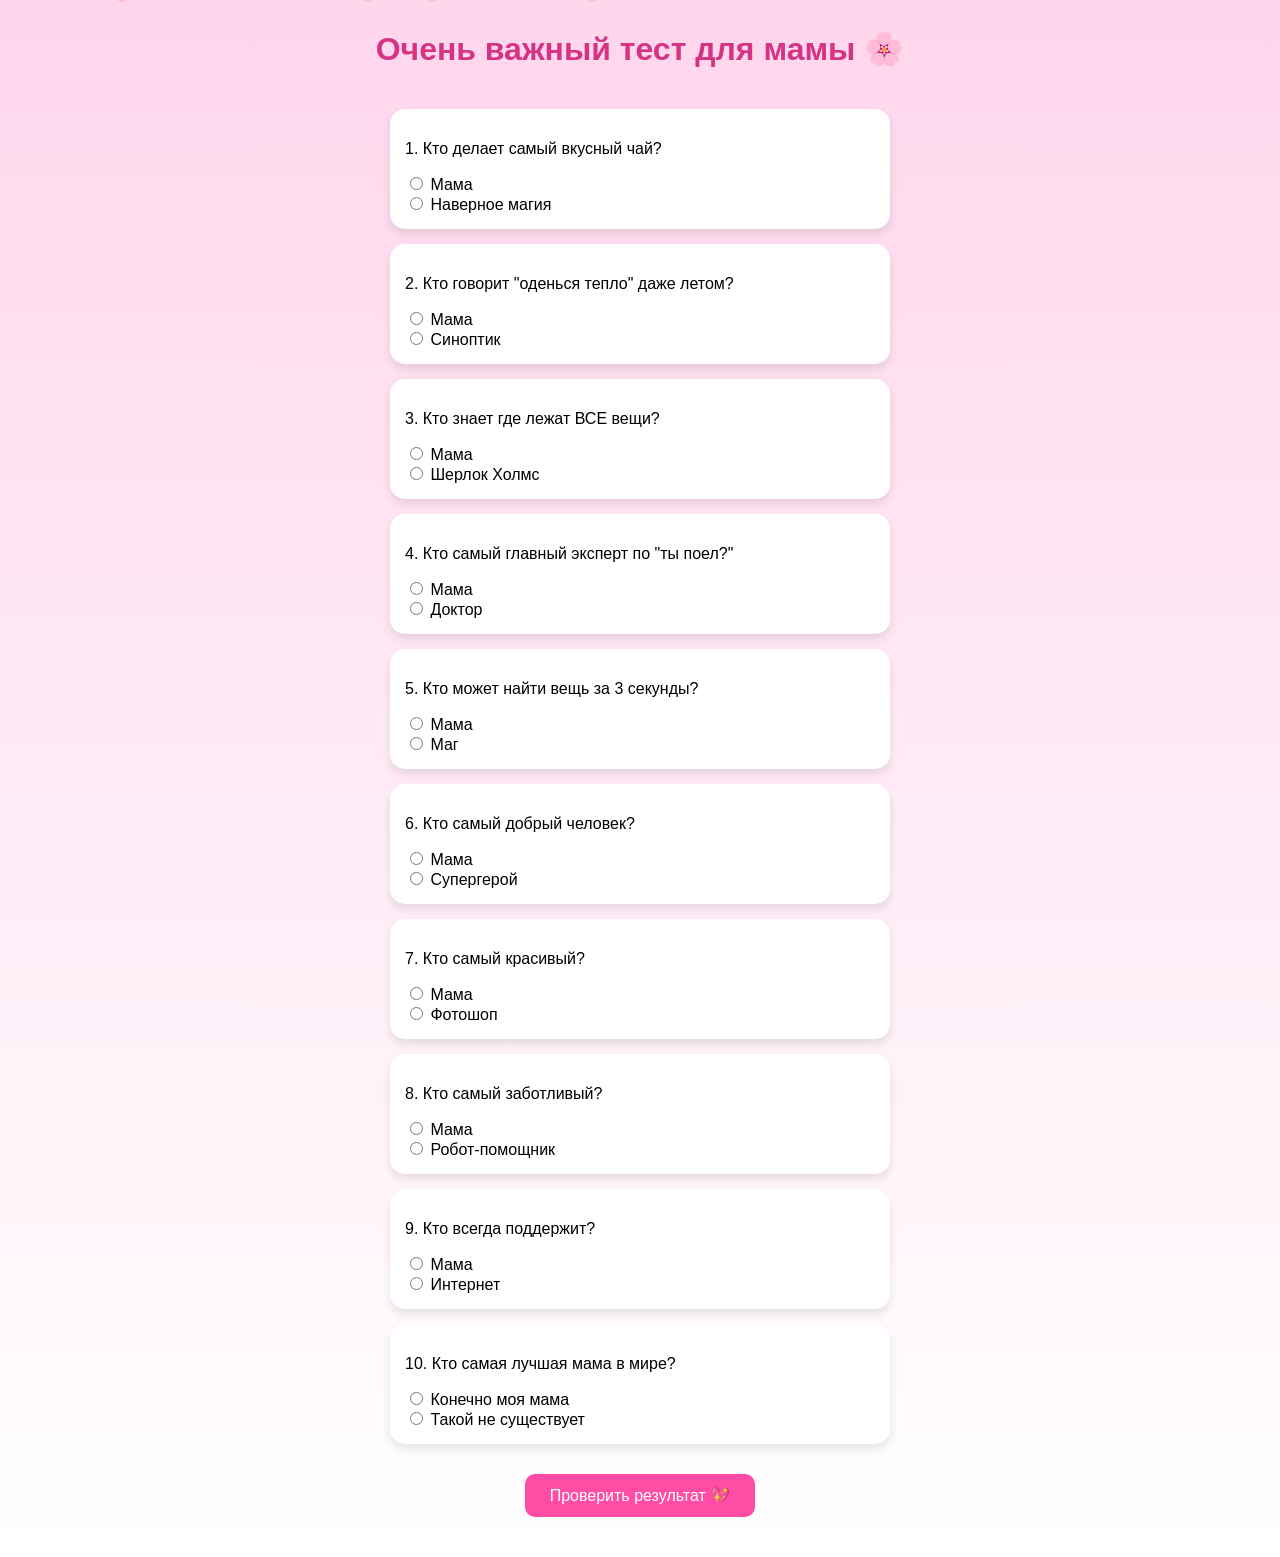
<file: index.html>
<!DOCTYPE html> <html lang="ru"> <head> <meta charset="UTF-8"> <meta name="viewport" content="width=device-width, initial-scale=1.0"> <title>Тест для мамы 💖</title> <style> body{ margin:0; font-family:Arial; text-align:center; background:linear-gradient(180deg,#ffd6ec,#fff); overflow-x:hidden; } h1{ color:#d63384; margin-top:30px; } .container{ max-width:500px; margin:auto; padding:20px; } .question{ background:white; padding:15px; border-radius:15px; margin-bottom:15px; box-shadow:0 5px 10px rgba(0,0,0,0.1); text-align:left; } button{ padding:12px 25px; border:none; border-radius:10px; background:#ff4da6; color:white; font-size:16px; margin-top:15px; cursor:pointer; } #result{ font-size:20px; margin-top:20px; color:#d63384; } .petal{ position:fixed; top:-10px; width:12px; height:12px; background:pink; border-radius:50%; animation:fall linear; } @keyframes fall{ to{ transform:translateY(110vh); } } </style> </head> <body> <h1>Очень важный тест для мамы 🌸</h1> <div class="container"> <div class="question"> <p>1. Кто делает самый вкусный чай?</p> <label><input type="radio" name="q1" value="1"> Мама</label><br> <label><input type="radio" name="q1" value="0"> Наверное магия</label> </div> <div class="question"> <p>2. Кто говорит "оденься тепло" даже летом?</p> <label><input type="radio" name="q2" value="1"> Мама</label><br> <label><input type="radio" name="q2" value="0"> Синоптик</label> </div> <div class="question"> <p>3. Кто знает где лежат ВСЕ вещи?</p> <label><input type="radio" name="q3" value="1"> Мама</label><br> <label><input type="radio" name="q3" value="0"> Шерлок Холмс</label> </div> <div class="question"> <p>4. Кто самый главный эксперт по "ты поел?"</p> <label><input type="radio" name="q4" value="1"> Мама</label><br> <label><input type="radio" name="q4" value="0"> Доктор</label> </div> <div class="question"> <p>5. Кто может найти вещь за 3 секунды?</p> <label><input type="radio" name="q5" value="1"> Мама</label><br> <label><input type="radio" name="q5" value="0"> Маг</label> </div> <div class="question"> <p>6. Кто самый добрый человек?</p> <label><input type="radio" name="q6" value="1"> Мама</label><br> <label><input type="radio" name="q6" value="0"> Супергерой</label> </div> <div class="question"> <p>7. Кто самый красивый?</p> <label><input type="radio" name="q7" value="1"> Мама</label><br> <label><input type="radio" name="q7" value="0"> Фотошоп</label> </div> <div class="question"> <p>8. Кто самый заботливый?</p> <label><input type="radio" name="q8" value="1"> Мама</label><br> <label><input type="radio" name="q8" value="0"> Робот-помощник</label> </div> <div class="question"> <p>9. Кто всегда поддержит?</p> <label><input type="radio" name="q9" value="1"> Мама</label><br> <label><input type="radio" name="q9" value="0"> Интернет</label> </div> <div class="question"> <p>10. Кто самая лучшая мама в мире?</p> <label><input type="radio" name="q10" value="1"> Конечно моя мама</label><br> <label><input type="radio" name="q10" value="0"> Такой не существует</label> </div> <button onclick="checkTest()">Проверить результат 💖</button> <div id="result"></div> <button id="okBtn" style="display:none" onclick="goToCard()">OK</button> </div> <script> function checkTest(){ let score=0; for(let i=1;i<=10;i++){ let q=document.querySelector('input[name="q'+i+'"]:checked'); if(q) score+=Number(q.value); } let result=document.getElementById("result"); if(score==10){ result.innerText="Результат: 10/10! 🎉 Ты официально идеальная мама!"; }else{ result.innerText="Результат: "+score+"/10. Но этот тест ничего не решает — ты всё равно идеальная мама ❤️"; } document.getElementById("okBtn").style.display="inline-block"; } function goToCard(){ window.location.href="card.html"; } function createPetal(){ let petal=document.createElement("div"); petal.className="petal"; petal.style.left=Math.random()*100+"vw"; petal.style.animationDuration=(Math.random()*5+5)+"s"; document.body.appendChild(petal); setTimeout(()=>petal.remove(),10000); } setInterval(createPetal,300); </script> </body> </html>
</file>
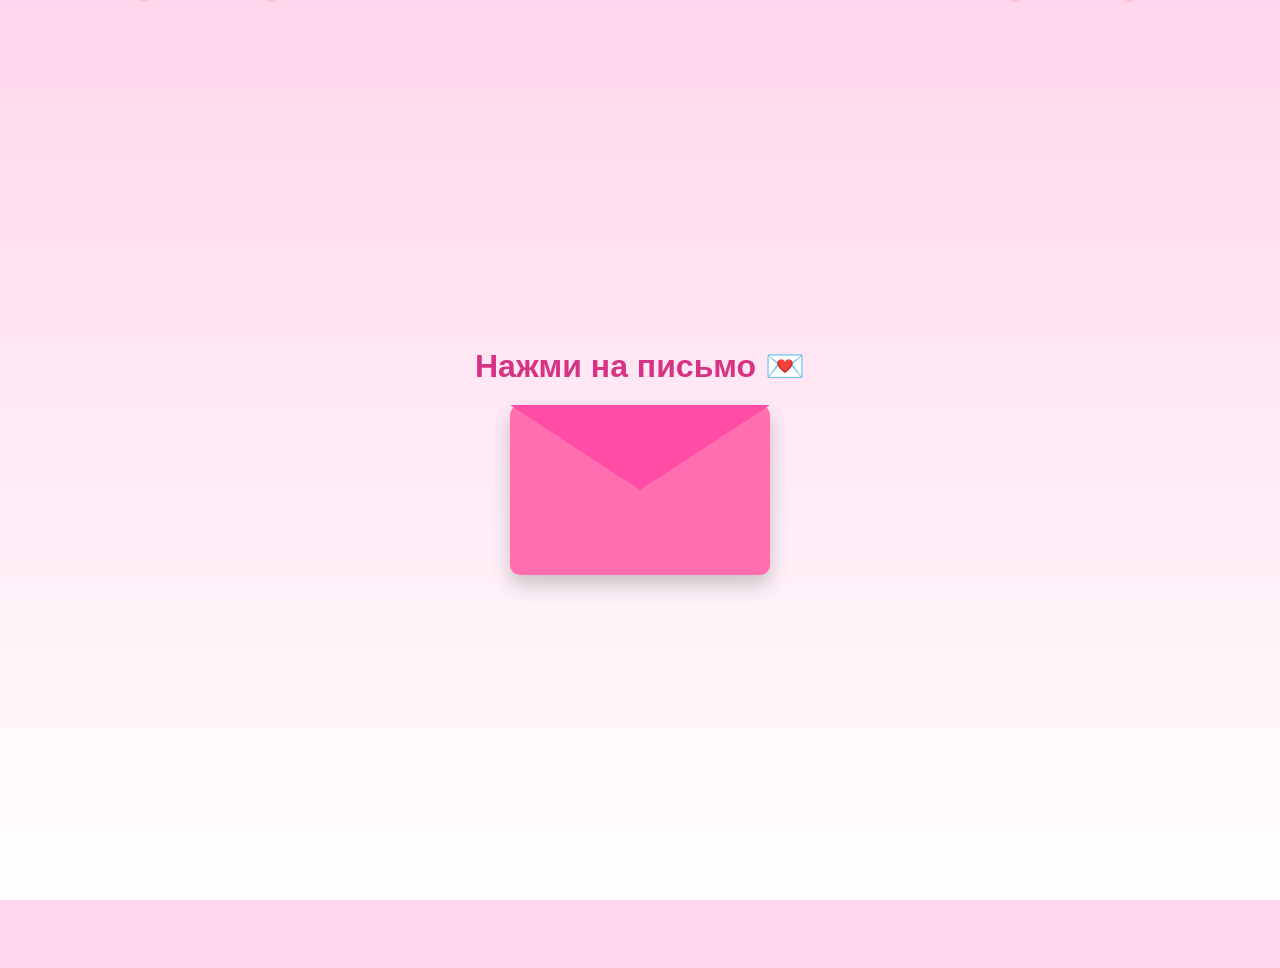
<file: card.html>
<!DOCTYPE html> <html lang="ru"> <head> <meta charset="UTF-8"> <meta name="viewport" content="width=device-width, initial-scale=1.0"> <title>Открытка для мамы 💖</title> <style> body { margin: 0; font-family: Arial; display: flex; justify-content: center; align-items: center; height: 100vh; background: linear-gradient(180deg, #ffd6ec, #fff); overflow: hidden; flex-direction: column; text-align: center; } h1 { color: #d63384; margin-bottom: 20px; } /* конверт */ .envelope { width: 260px; height: 170px; background: #ff6fb0; position: relative; border-radius: 10px; cursor: pointer; box-shadow: 0 10px 20px rgba(0,0,0,0.2); } .envelope:before { content: ""; position: absolute; top: 0; left: 0; width: 0; height: 0; border-left: 130px solid transparent; border-right: 130px solid transparent; border-top: 85px solid #ff4da6; } /* письмо */ .letter { position: absolute; bottom: 10px; left: 50%; transform: translateX(-50%) translateY(120%); width: 220px; background: white; padding: 20px; border-radius: 15px; box-shadow: 0 10px 20px rgba(0,0,0,0.2); transition: transform 1s, opacity 1s; opacity: 0; /* скрываем весь блок письма */ pointer-events: none; /* чтобы его не трогать до клика */ } /* открытое письмо */ .letter.open { transform: translateX(-50%) translateY(-80px); opacity: 1; /* блок появляется */ pointer-events: auto; /* теперь можно взаимодействовать с текстом */ } /* текст письма */ .letter p { font-size: 16px; line-height: 1.5; opacity: 0; /* текст пока скрыт */ transition: opacity 1s; } .letter.open p { opacity: 1; /* текст появляется вместе с письмом */ } /* лепестки */ .petal { position: fixed; top: -10px; width: 12px; height: 12px; background: pink; border-radius: 50%; animation: fall linear; } @keyframes fall { to { transform: translateY(110vh); } } </style> </head> <body> <h1>Нажми на письмо 💌</h1> <div class="envelope" onclick="openLetter()"> <div class="letter" id="letter"> <p> 💐 С 8 марта, мама!<br><br> Спасибо тебе за заботу, любовь и поддержку.<br> Ты самый важный человек в моей жизни.<br><br> Желаю тебе счастья, здоровья и много улыбок.<br><br> Я тебя очень люблю ❤️ </p> </div> </div> <script> function openLetter() { document.getElementById("letter").classList.toggle("open"); } /* лепестки */ function createPetal() { let petal = document.createElement("div"); petal.className = "petal"; petal.style.left = Math.random() * 100 + "vw"; petal.style.animationDuration = (Math.random() * 5 + 5) + "s"; document.body.appendChild(petal); setTimeout(() => petal.remove(), 10000); } setInterval(createPetal, 300); </script> </body> </html>
</file>
